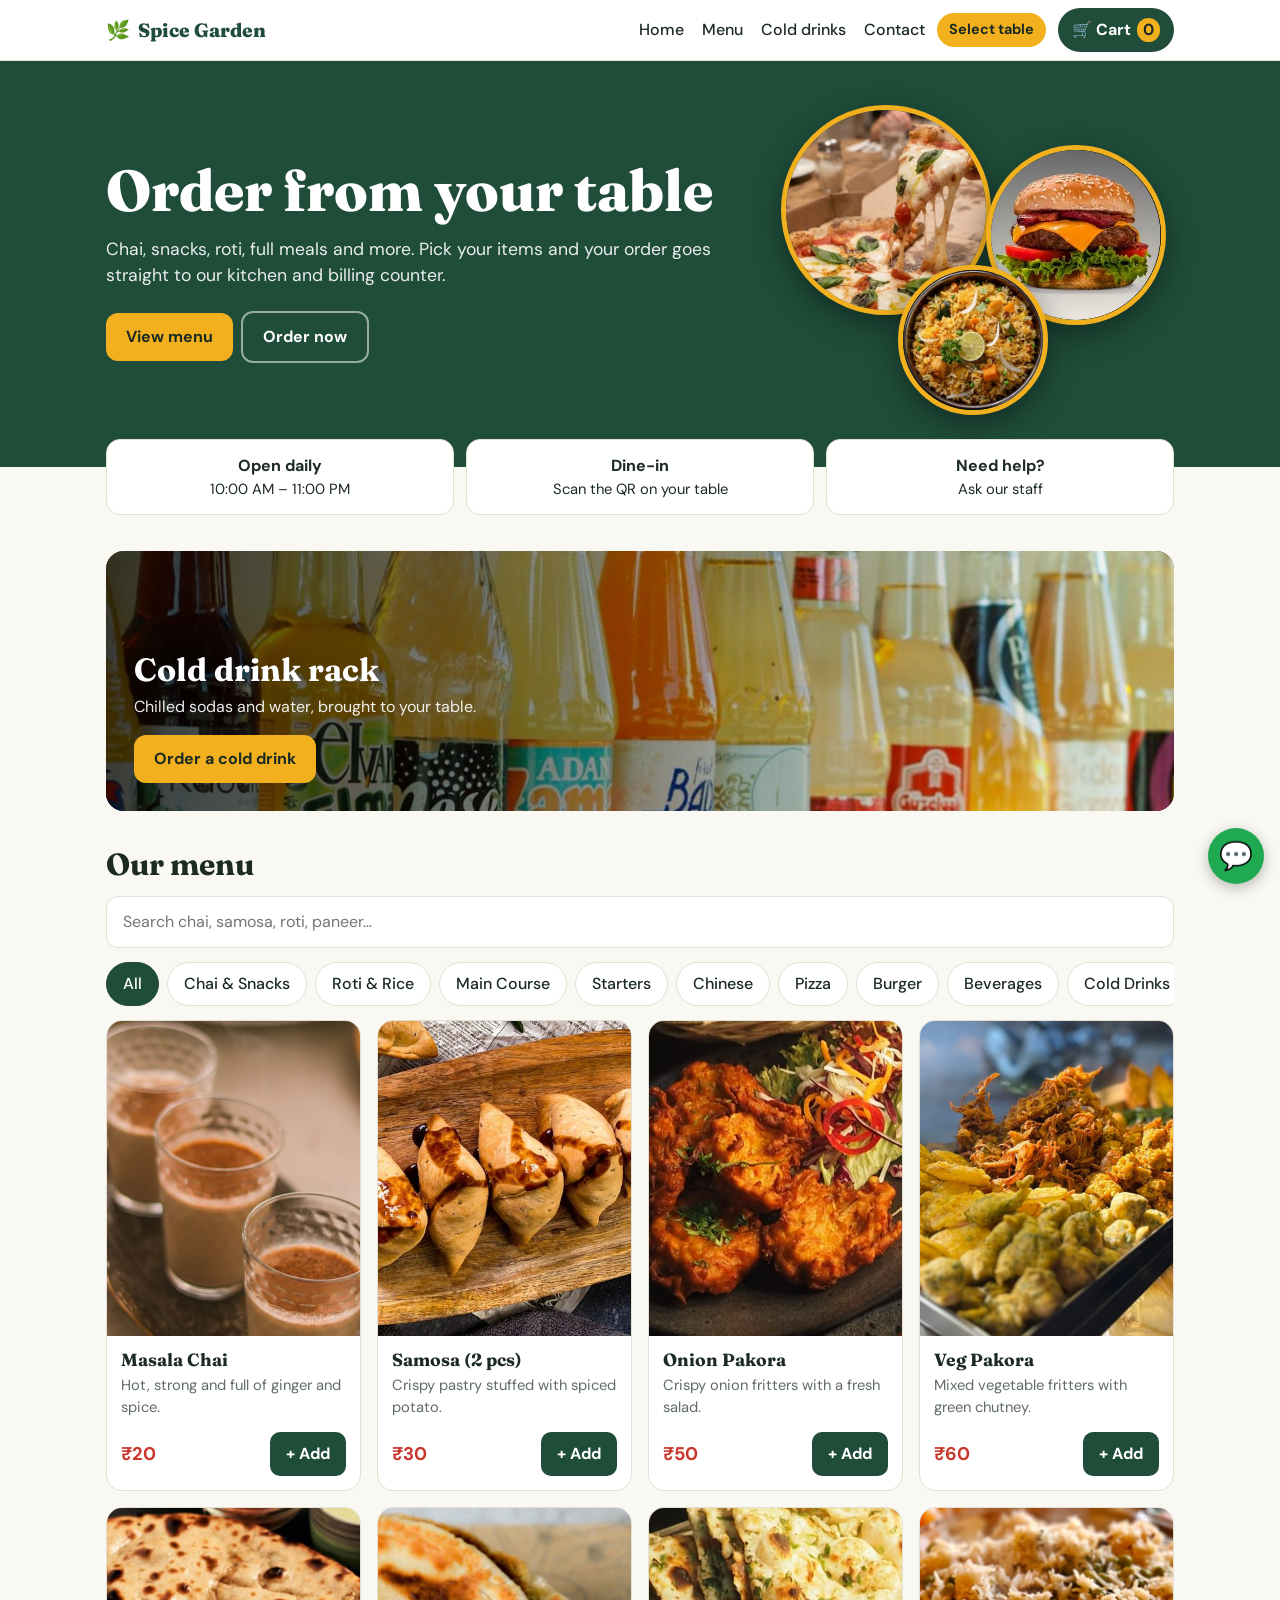
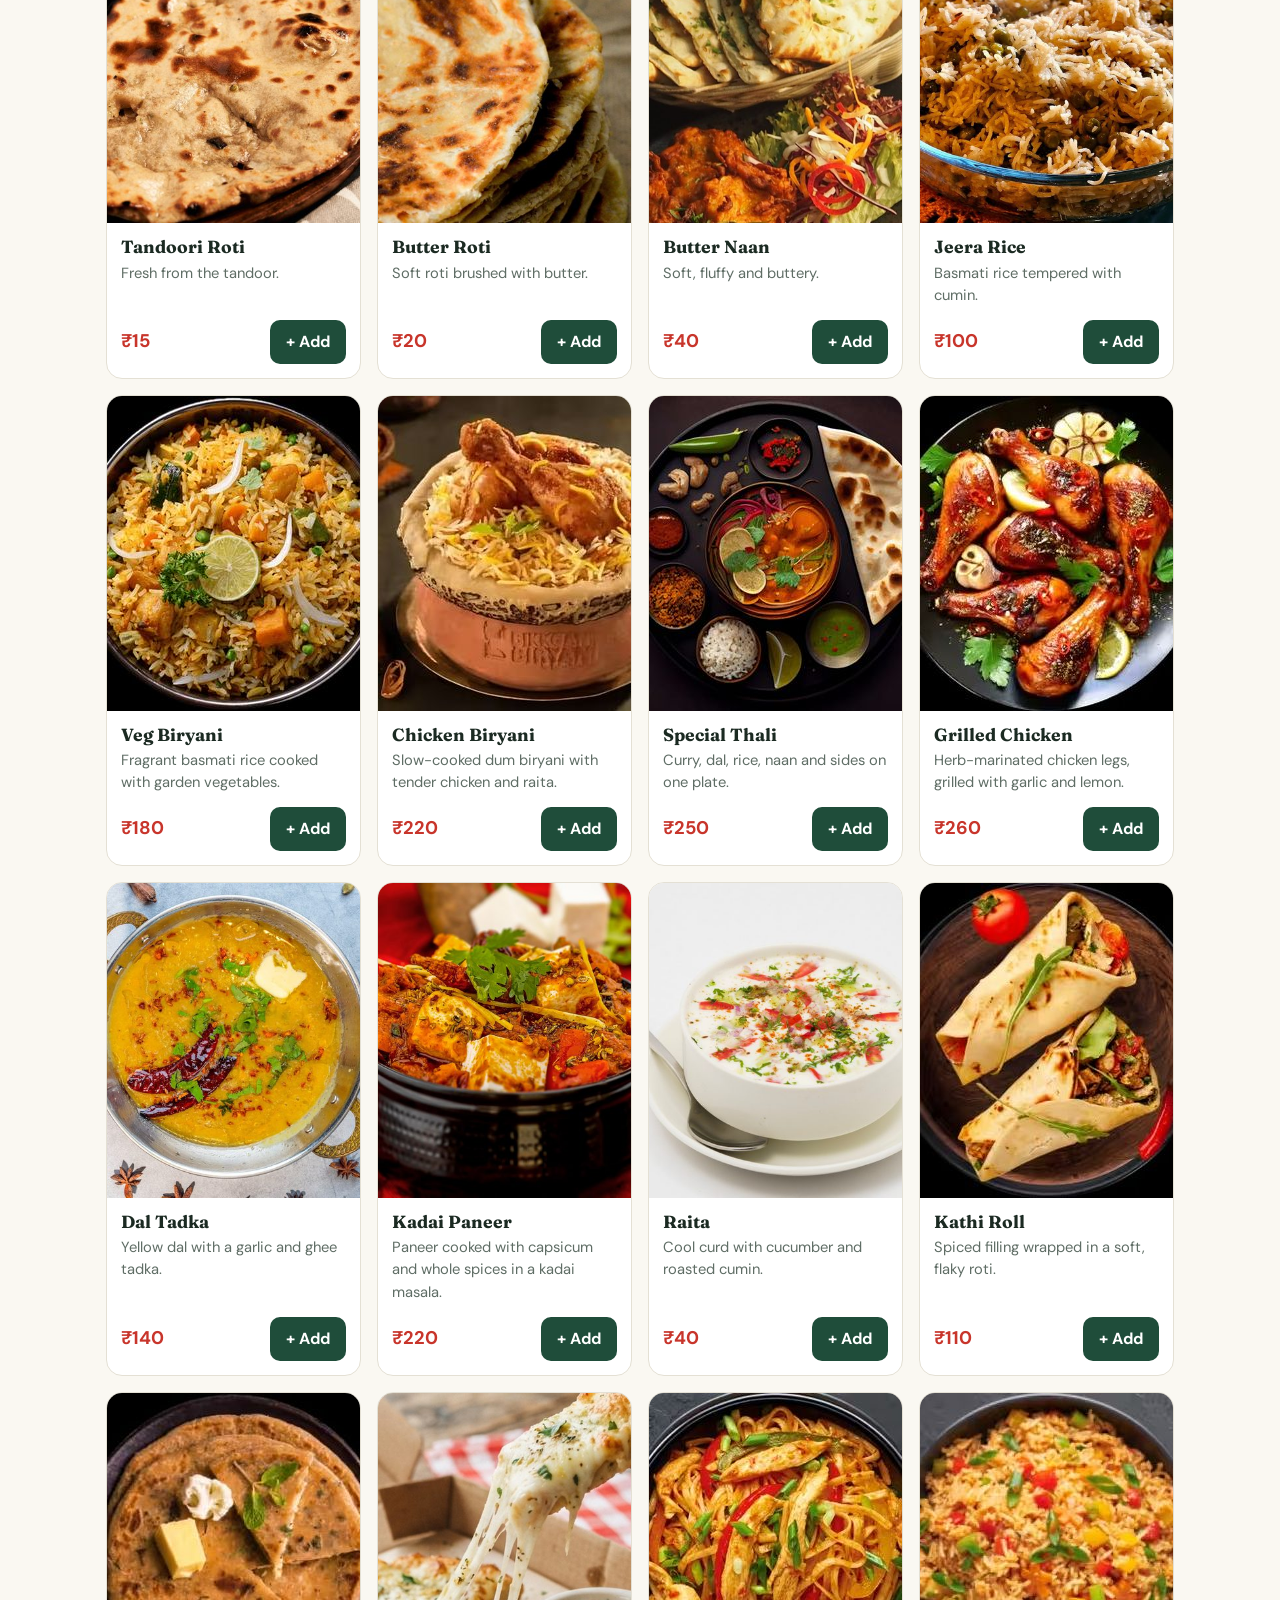
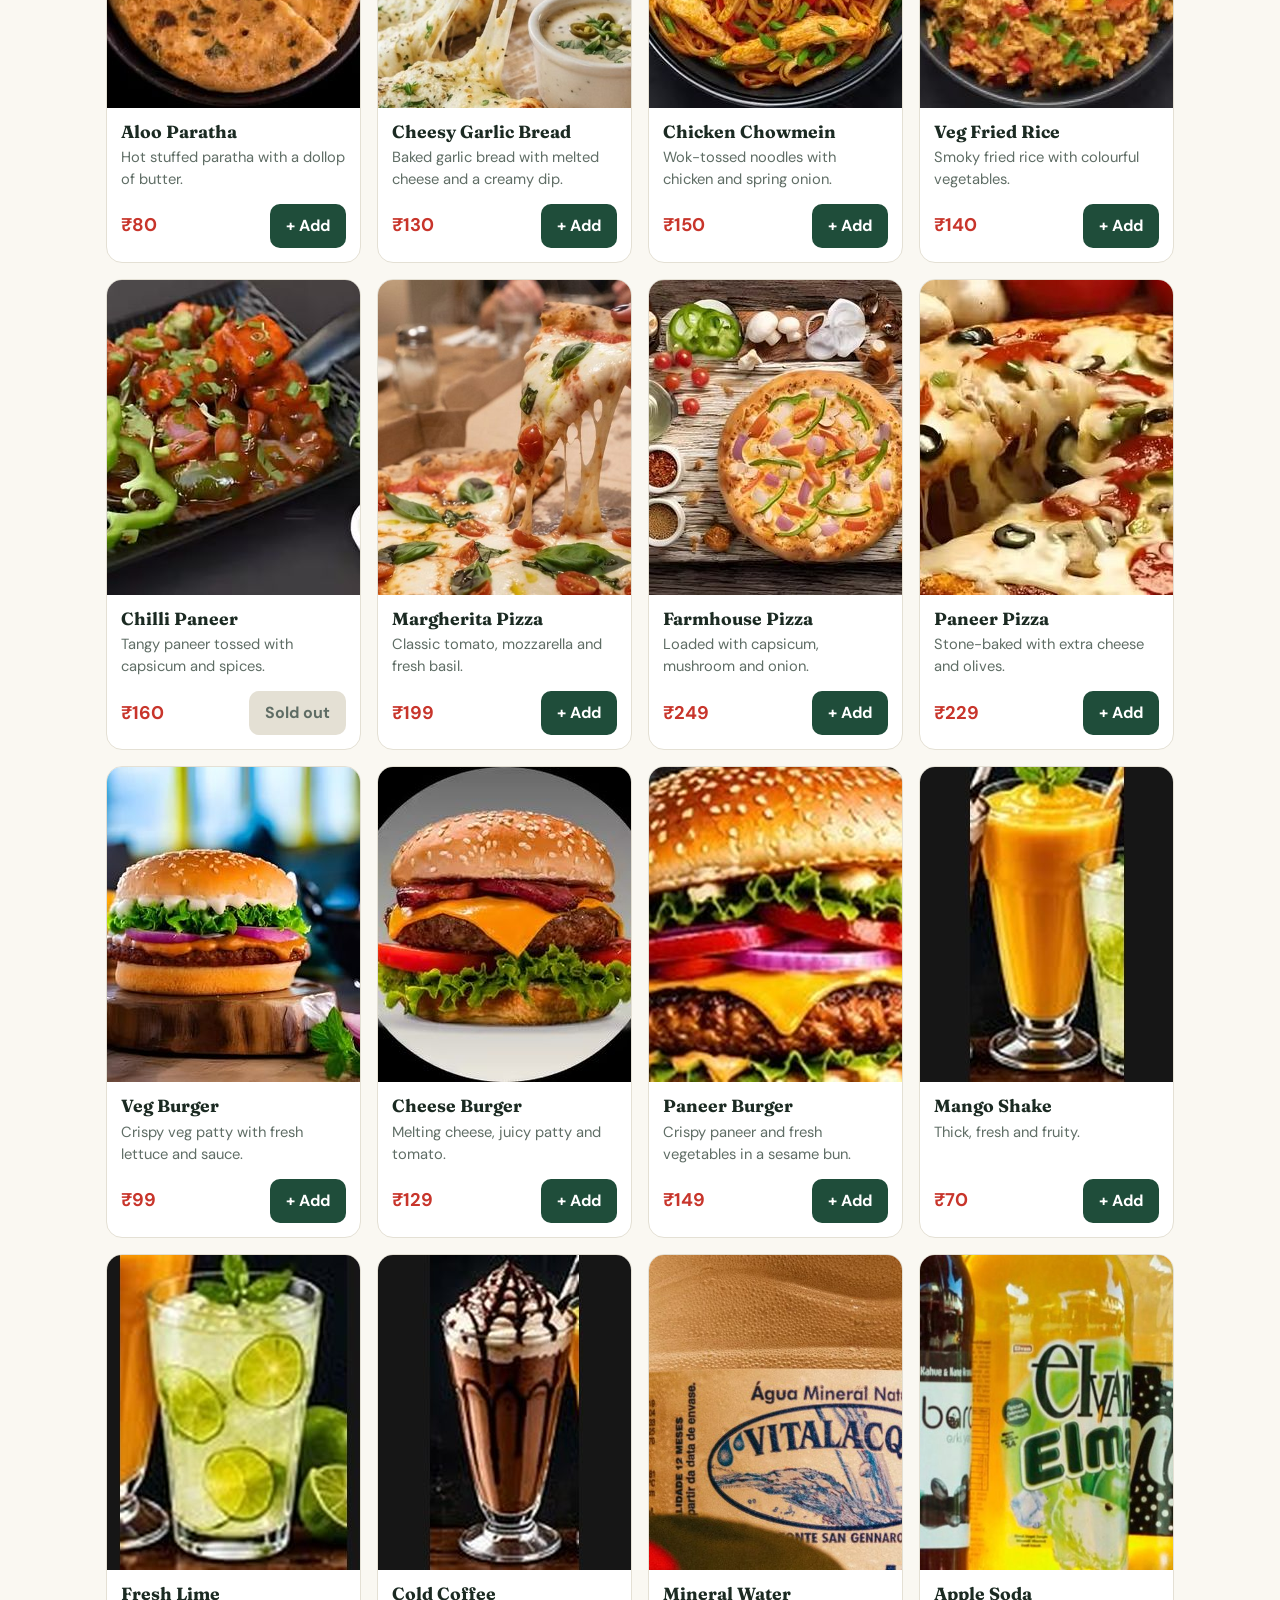
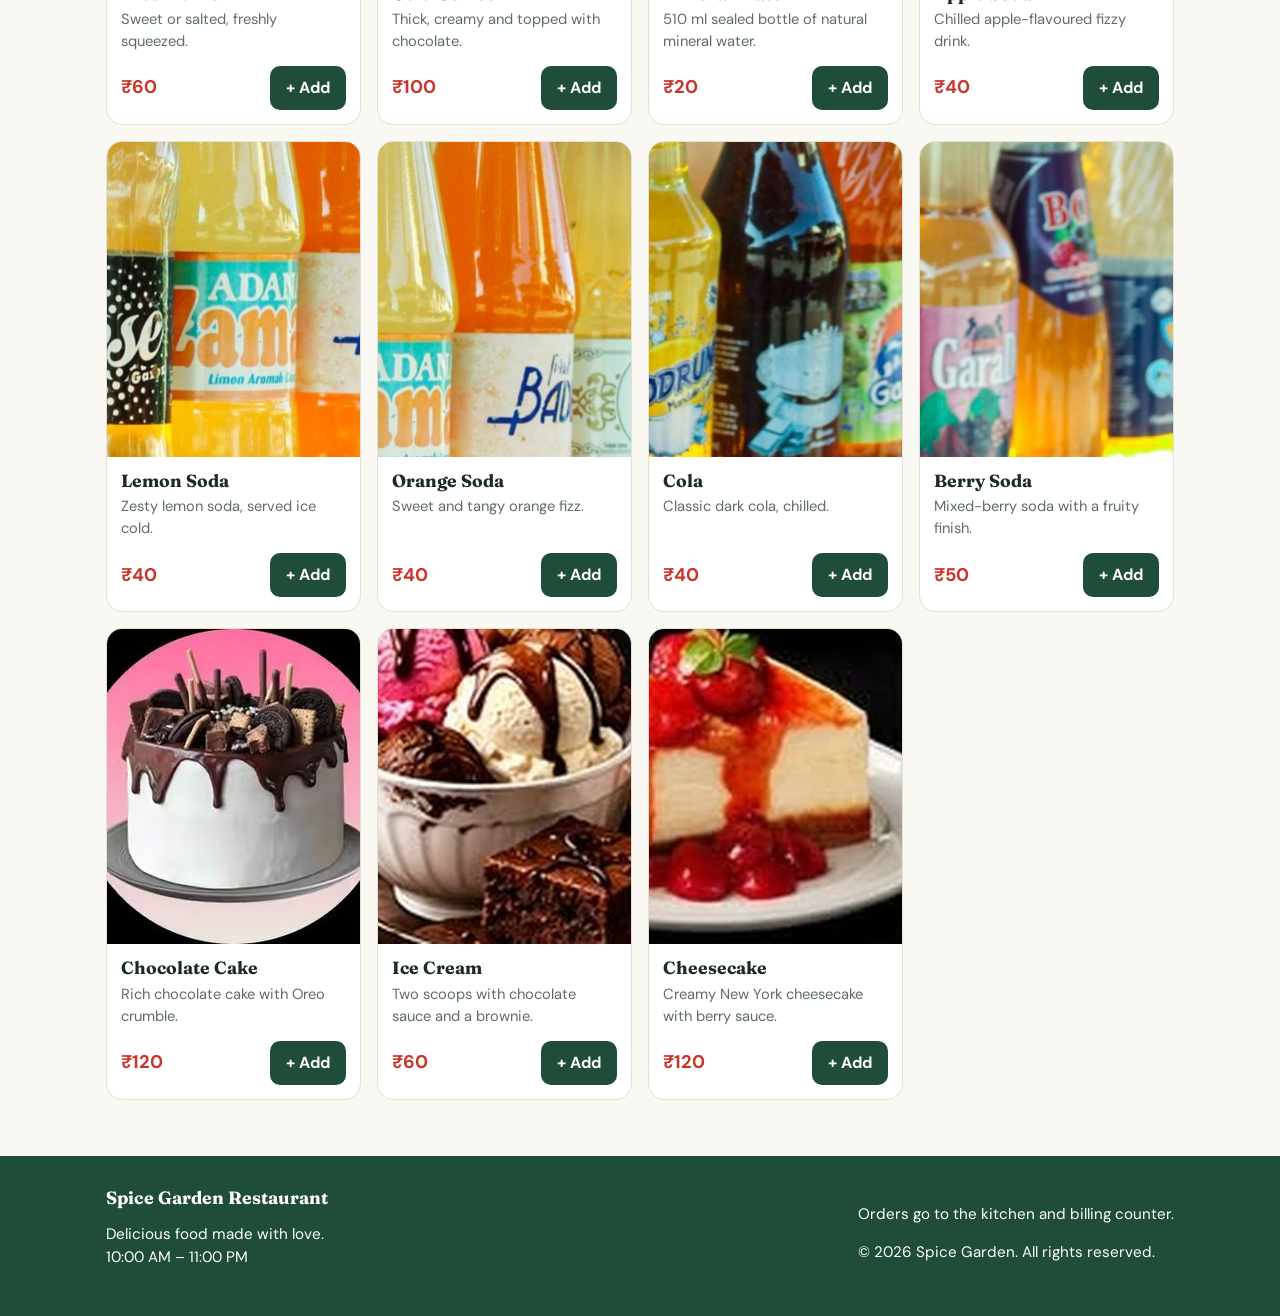
<file: index.html>
<!DOCTYPE html>
<html lang="en">
<head>
<meta charset="utf-8">
<meta name="viewport" content="width=device-width, initial-scale=1, viewport-fit=cover">
<title>Spice Garden — Table Ordering</title>
<link rel="preconnect" href="https://fonts.googleapis.com">
<link href="https://fonts.googleapis.com/css2?family=Fraunces:wght@600;800&family=DM+Sans:wght@400;500;700&display=swap" rel="stylesheet">
<link rel="stylesheet" href="css/style.css">
</head>
<body>
<header><div class="wrap bar">
  <a class="logo" href="#home"><span aria-hidden="true">🌿</span> Spice Garden</a>
  <nav><a href="#home">Home</a><a href="#menu">Menu</a><a href="#rack">Cold drinks</a><a href="#contact">Contact</a></nav>
  <span class="badge" id="tableBadge">Select table</span>
  <button class="cartbtn" id="openCart" aria-label="Open cart">🛒 Cart <b id="count">0</b></button>
</div></header>

<main>
<section class="hero" id="home"><div class="wrap">
  <div>
    <h1>Order from your table</h1>
    <p>Chai, snacks, roti, full meals and more. Pick your items and your order goes straight to our kitchen and billing counter.</p>
    <a class="btn p" href="#menu">View menu</a><a class="btn s" href="#menu">Order now</a>
  </div>
  <div class="art" aria-hidden="true"><img id="h1" alt=""><img id="h2" alt=""><img id="h3" alt=""></div>
</div></section>

<div class="wrap info">
  <div><strong>Open daily</strong>10:00 AM – 11:00 PM</div>
  <div><strong>Dine-in</strong>Scan the QR on your table</div>
  <div><strong>Need help?</strong>Ask our staff</div>
</div>

<section class="rack" id="rack"><div class="wrap"><div class="rack-box">
  <img src="images/cold-drink-rack.jpg" alt="Shelves of chilled bottled soft drinks">
  <div class="rack-txt"><h2>Cold drink rack</h2><p>Chilled sodas and water, brought to your table.</p><button class="btn p" id="rackBtn">Order a cold drink</button></div>
</div></div></section>

<section class="menu" id="menu"><div class="wrap">
  <h2>Our menu</h2>
  <input class="search" id="search" type="search" placeholder="Search chai, samosa, roti, paneer…" aria-label="Search food">
  <div class="chips" id="chips" role="group" aria-label="Categories"></div>
  <div class="grid" id="grid"></div>
</div></section>
</main>

<footer id="contact"><div class="wrap">
  <div><h3>Spice Garden Restaurant</h3><p>Delicious food made with love.<br>10:00 AM – 11:00 PM</p></div>
  <div><p>Orders go to the kitchen and billing counter.</p><p>© 2026 Spice Garden. All rights reserved.</p></div>
</div></footer>

<a class="fab" id="fab" href="#" aria-label="Chat on WhatsApp" target="_blank" rel="noopener">💬</a>

<div class="ov" id="cartOv"><div class="drawer" role="dialog" aria-modal="true" aria-label="Your cart">
  <div class="dh"><h2>Your cart</h2><button class="x" data-close aria-label="Close">✕</button></div>
  <div class="db" id="cartBody"></div>
  <div class="df"><div class="tot"><span>Total</span><span id="cartTotal">₹0</span></div>
  <button class="btn p" style="width:100%" id="toCheckout">Proceed to checkout</button></div>
</div></div>

<div class="ov" id="coOv"><div class="drawer" role="dialog" aria-modal="true" aria-label="Checkout">
  <div class="dh"><h2>Confirm order</h2><button class="x" data-close aria-label="Close">✕</button></div>
  <div class="db">
    <label for="table">Table number *</label><select class="in" id="table"></select><div class="err" id="eTable"></div>
    <label for="name">Name (optional)</label><input class="in" id="name" autocomplete="name">
    <label for="mobile">Mobile number (optional)</label><input class="in" id="mobile" inputmode="numeric" maxlength="10" autocomplete="tel-national"><div class="err" id="eMobile"></div>
    <label for="note">Special note for the kitchen</label><input class="in" id="note" placeholder="e.g. Less spicy, no onion">
    <div class="sum" id="sum"></div>
    <p class="tip">Your order opens in WhatsApp. Press Send there so the kitchen gets it.</p>
  </div>
  <div class="df"><button class="btn wa" id="sendWa">Send order to kitchen</button></div>
</div></div>

<div class="ov" id="doneOv"><div class="drawer" role="dialog" aria-modal="true" aria-label="Order sent">
  <div class="done"><div class="big" aria-hidden="true">✅</div><h2>Order ready</h2>
  <p id="doneTxt"></p>
  <button class="btn wa" id="billBtn" hidden>Send bill details to billing counter</button>
  <button class="btn p" data-close>Done</button></div>
</div></div>
<div class="toast" id="toast" role="status"></div>

<script src="js/menu.js"></script>
<script src="js/cart.js"></script>
<script src="js/checkout.js"></script>
</body>
</html>
</file>
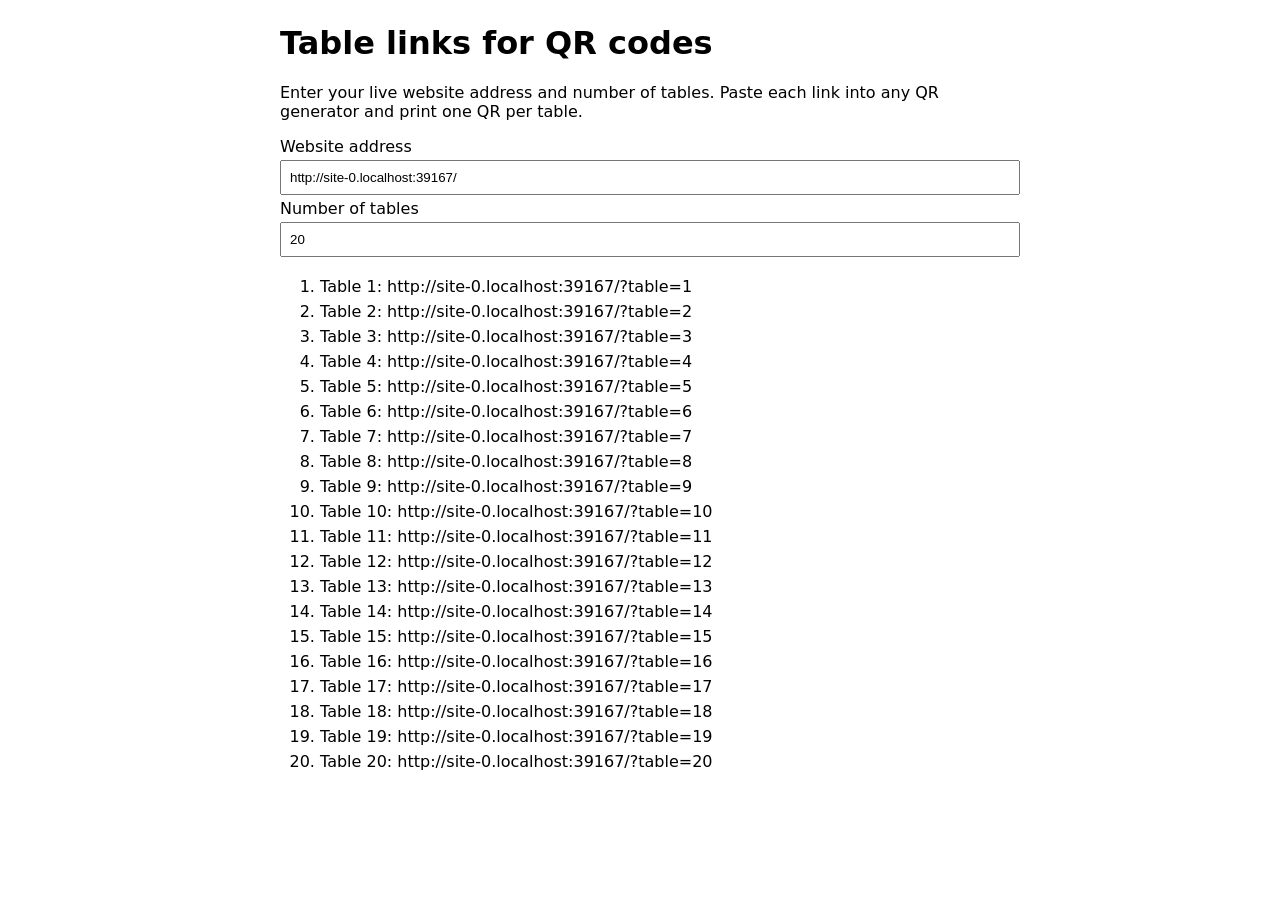
<file: tables.html>
<!DOCTYPE html>
<html lang="en"><head><meta charset="utf-8"><meta name="viewport" content="width=device-width, initial-scale=1">
<title>Table QR links</title>
<style>body{font:16px system-ui,sans-serif;max-width:720px;margin:24px auto;padding:0 16px}input{padding:8px;margin:4px 0;width:100%}li{margin:6px 0;word-break:break-all}</style></head>
<body><h1>Table links for QR codes</h1>
<p>Enter your live website address and number of tables. Paste each link into any QR generator and print one QR per table.</p>
<label>Website address<input id="base"></label><label>Number of tables<input id="n" type="number" min="1" value="20"></label>
<ol id="out"></ol>
<script>
const base=document.getElementById("base"),n=document.getElementById("n"),out=document.getElementById("out");
base.value=location.href.replace(/tables\.html.*$/,"");
function draw(){out.innerHTML="";for(let i=1;i<=+n.value;i++){const li=document.createElement("li");li.textContent="Table "+i+": "+base.value.replace(/\/?$/,"/")+"?table="+i;out.appendChild(li)}}
base.oninput=n.oninput=draw;draw();
</script></body></html>
</file>
<file: css/style.css>
:root{--bg:#faf8f2;--surface:#fff;--ink:#1b2a22;--muted:#5f6d65;--line:#e4e0d4;--brand:#1f4d3a;--brand-ink:#fff;--accent:#f2b01e;--price:#c8352b;--wa:#1faa52;--tile:#f3efe2;
box-sizing:border-box;padding-top:env(safe-area-inset-top,0px);padding-bottom:env(safe-area-inset-bottom,0px);color-scheme:light}
@media (prefers-color-scheme:dark){:root:not([data-theme="light"]){--bg:#101a15;--surface:#18251e;--ink:#eef2ec;--muted:#a3b2a8;--line:#2a3b32;--brand:#2f7a5a;--tile:#203128;--price:#ff8a7a;color-scheme:dark}}
:root[data-theme="dark"]{--bg:#101a15;--surface:#18251e;--ink:#eef2ec;--muted:#a3b2a8;--line:#2a3b32;--brand:#2f7a5a;--tile:#203128;--price:#ff8a7a;color-scheme:dark}
html{scroll-behavior:smooth;scroll-padding-top:70px}
*,*::before,*::after{box-sizing:border-box}
body{margin:0;background:var(--bg);color:var(--ink);font:400 16px/1.5 "DM Sans",system-ui,sans-serif}
h1,h2,h3{font-family:Fraunces,Georgia,serif;margin:0;line-height:1.15}
button{font:inherit;cursor:pointer;border:0;color:inherit}
button:focus-visible,input:focus-visible,textarea:focus-visible,a:focus-visible{outline:3px solid var(--accent);outline-offset:2px}
.wrap{max-width:1100px;margin:0 auto;padding:0 16px}
header{position:sticky;top:env(safe-area-inset-top,0px);z-index:20;background:var(--surface);border-bottom:1px solid var(--line)}
.bar{display:flex;align-items:center;gap:12px;height:60px}
.logo{font:800 1.2rem Fraunces,serif;color:var(--brand);text-decoration:none;display:flex;gap:8px;align-items:center}
nav{margin-left:auto;display:flex;gap:18px}
nav a{color:var(--ink);text-decoration:none;font-weight:500}
.cartbtn{background:var(--brand);color:var(--brand-ink);border-radius:999px;padding:8px 14px;font-weight:700;display:flex;gap:6px;align-items:center;min-height:44px}
.cartbtn b{background:var(--accent);color:#1b2a22;border-radius:999px;min-width:22px;padding:0 6px;text-align:center}
@media(max-width:640px){nav{display:none}.cartbtn{margin-left:auto}}
.hero{background:var(--brand);color:#fff;padding:44px 0 52px;position:relative;overflow:hidden}
.hero .wrap{display:grid;grid-template-columns:1.2fr .8fr;gap:24px;align-items:center}
.hero h1{font-size:clamp(2rem,6vw,3.6rem);font-weight:800}
.hero p{font-size:1.1rem;opacity:.9;margin:12px 0 22px}
.art{position:relative;height:310px}.art img{position:absolute;border-radius:50%;object-fit:cover;border:5px solid var(--accent);box-shadow:0 10px 30px #0006;background:#222}#h1{width:210px;height:210px;left:6%;top:0}#h2{width:180px;height:180px;right:2%;top:40px}#h3{width:150px;height:150px;left:34%;bottom:0}
.btn{display:inline-flex;align-items:center;justify-content:center;gap:8px;border-radius:12px;padding:12px 20px;font-weight:700;text-decoration:none;min-height:48px}
.btn.p{background:var(--accent);color:#1b2a22}.btn.s{background:transparent;color:#fff;border:2px solid #ffffff88;margin-left:8px}
.btn.wa{background:var(--wa);color:#fff;width:100%}
@media(max-width:640px){.hero .wrap{grid-template-columns:1fr}.art{height:240px;transform:scale(.8);transform-origin:left top}}
.info{display:grid;grid-template-columns:repeat(3,1fr);gap:12px;margin-top:-28px;position:relative}
.info div{background:var(--surface);border:1px solid var(--line);border-radius:14px;padding:14px;text-align:center;font-size:.92rem}
.info strong{display:block;font-size:1rem}
@media(max-width:640px){.info{grid-template-columns:1fr}}
section.menu{padding:36px 0 56px}
.menu h2{font-size:1.9rem;margin-bottom:14px}
.search{width:100%;padding:13px 16px;border:1px solid var(--line);border-radius:12px;background:var(--surface);color:var(--ink);font:inherit}
.chips{display:flex;gap:8px;overflow-x:auto;padding:14px 0;scrollbar-width:thin}
.chip{flex:none;background:var(--surface);border:1px solid var(--line);border-radius:999px;padding:9px 16px;font-weight:500;min-height:44px}
.chip[aria-pressed="true"]{background:var(--brand);color:var(--brand-ink);border-color:var(--brand)}
.grid{display:grid;grid-template-columns:repeat(auto-fill,minmax(250px,1fr));gap:16px}
.card{background:var(--surface);border:1px solid var(--line);border-radius:16px;overflow:hidden;display:flex;flex-direction:column}
.card .img{background:var(--tile);overflow:hidden}.card .img img{width:100%;aspect-ratio:4/3;object-fit:cover;display:block;transition:transform .35s}.card:hover .img img{transform:scale(1.05)}
.card .body{padding:14px;display:flex;flex-direction:column;gap:4px;flex:1}
.card h3{font-size:1.1rem}.card p{margin:0;color:var(--muted);font-size:.92rem;flex:1}
.card .row{display:flex;align-items:center;justify-content:space-between;margin-top:10px}
.price{font-weight:700;font-size:1.15rem;color:var(--price)}
.add{background:var(--brand);color:var(--brand-ink);border-radius:10px;padding:9px 16px;font-weight:700;min-height:44px}
.add[disabled]{background:var(--line);color:var(--muted);cursor:not-allowed}
.empty{padding:32px;text-align:center;color:var(--muted);grid-column:1/-1}
footer{background:var(--brand);color:#fff;padding:32px 0;font-size:.95rem}
footer .wrap{display:flex;flex-wrap:wrap;gap:24px;justify-content:space-between}
footer a{color:#fff}
.fab{position:fixed;right:16px;bottom:calc(16px + env(safe-area-inset-bottom,0px));width:56px;height:56px;border-radius:50%;background:var(--wa);display:grid;place-items:center;text-decoration:none;font-size:1.7rem;box-shadow:0 4px 14px #0004;z-index:15}
.ov{position:fixed;inset:0;background:#0008;z-index:30;display:none}
.ov.on{display:block}
.drawer{position:absolute;right:0;top:0;bottom:0;width:min(420px,100%);background:var(--surface);display:flex;flex-direction:column;padding-top:env(safe-area-inset-top,0px);padding-bottom:env(safe-area-inset-bottom,0px)}
.dh{display:flex;justify-content:space-between;align-items:center;padding:16px;border-bottom:1px solid var(--line)}
.dh h2{font-size:1.4rem}.x{background:none;font-size:1.5rem;min-width:44px;min-height:44px}
.db{flex:1;overflow:auto;padding:16px}.df{padding:16px;border-top:1px solid var(--line)}
.ci{display:grid;grid-template-columns:64px 1fr auto;gap:4px 12px;padding:12px 0;border-bottom:1px solid var(--line);align-items:center}.ci img{grid-row:span 2;width:64px;height:64px;border-radius:10px;object-fit:cover}.rm{grid-column:2}
.qty{display:flex;align-items:center;gap:6px}
.qty button{width:34px;height:34px;border-radius:8px;background:var(--tile);font-weight:700}
.rm{background:none;color:var(--price);font-size:.85rem;text-decoration:underline;justify-self:start}
.tot{display:flex;justify-content:space-between;font-weight:700;font-size:1.2rem;margin-bottom:12px}
label{display:block;font-weight:500;margin:12px 0 4px}
.in{width:100%;padding:11px 12px;border:1px solid var(--line);border-radius:10px;background:var(--bg);color:var(--ink);font:inherit}
.err{color:var(--price);font-size:.88rem;min-height:1.2em}
.sum{background:var(--tile);border-radius:12px;padding:12px;margin-top:14px;font-size:.93rem}
.sum div{display:flex;justify-content:space-between;gap:8px}
.toast{position:fixed;left:50%;bottom:90px;transform:translateX(-50%);background:var(--ink);color:var(--bg);padding:10px 18px;border-radius:999px;z-index:50;opacity:0;pointer-events:none;transition:opacity .2s}
.toast.on{opacity:1}
@media(prefers-reduced-motion:reduce){html{scroll-behavior:auto}.toast{transition:none}}
[hidden]{display:none!important}
.badge{background:var(--accent);color:#1b2a22;border-radius:999px;padding:6px 12px;font-weight:700;font-size:.9rem;white-space:nowrap}
.card .img.emo{display:grid;place-items:center;aspect-ratio:4/3;font-size:3.6rem}
.ci .thumb{grid-row:span 2;width:64px;height:64px;border-radius:10px;background:var(--tile);display:grid;place-items:center;font-size:2rem}
.tip{font-size:.85rem;color:var(--muted);margin:6px 0 0}
.done{padding:28px 20px;text-align:center}.done .big{font-size:3rem}.done .btn{width:100%;margin-top:12px}
select.in{appearance:auto}


.rack{padding:36px 0 0}
.rack-box{position:relative;border-radius:18px;overflow:hidden;min-height:260px;display:flex;align-items:flex-end;background:#3a2a1a}
.rack-box img{position:absolute;inset:0;width:100%;height:100%;object-fit:cover}
.rack-box::after{content:"";position:absolute;inset:0;background:linear-gradient(90deg,#000b 0%,#0005 55%,#0000 100%)}
.rack-txt{position:relative;z-index:1;color:#fff;padding:28px;max-width:460px}
.rack-txt h2{font-size:2rem;margin-bottom:6px}.rack-txt p{margin:0 0 16px;opacity:.92}
</file>
